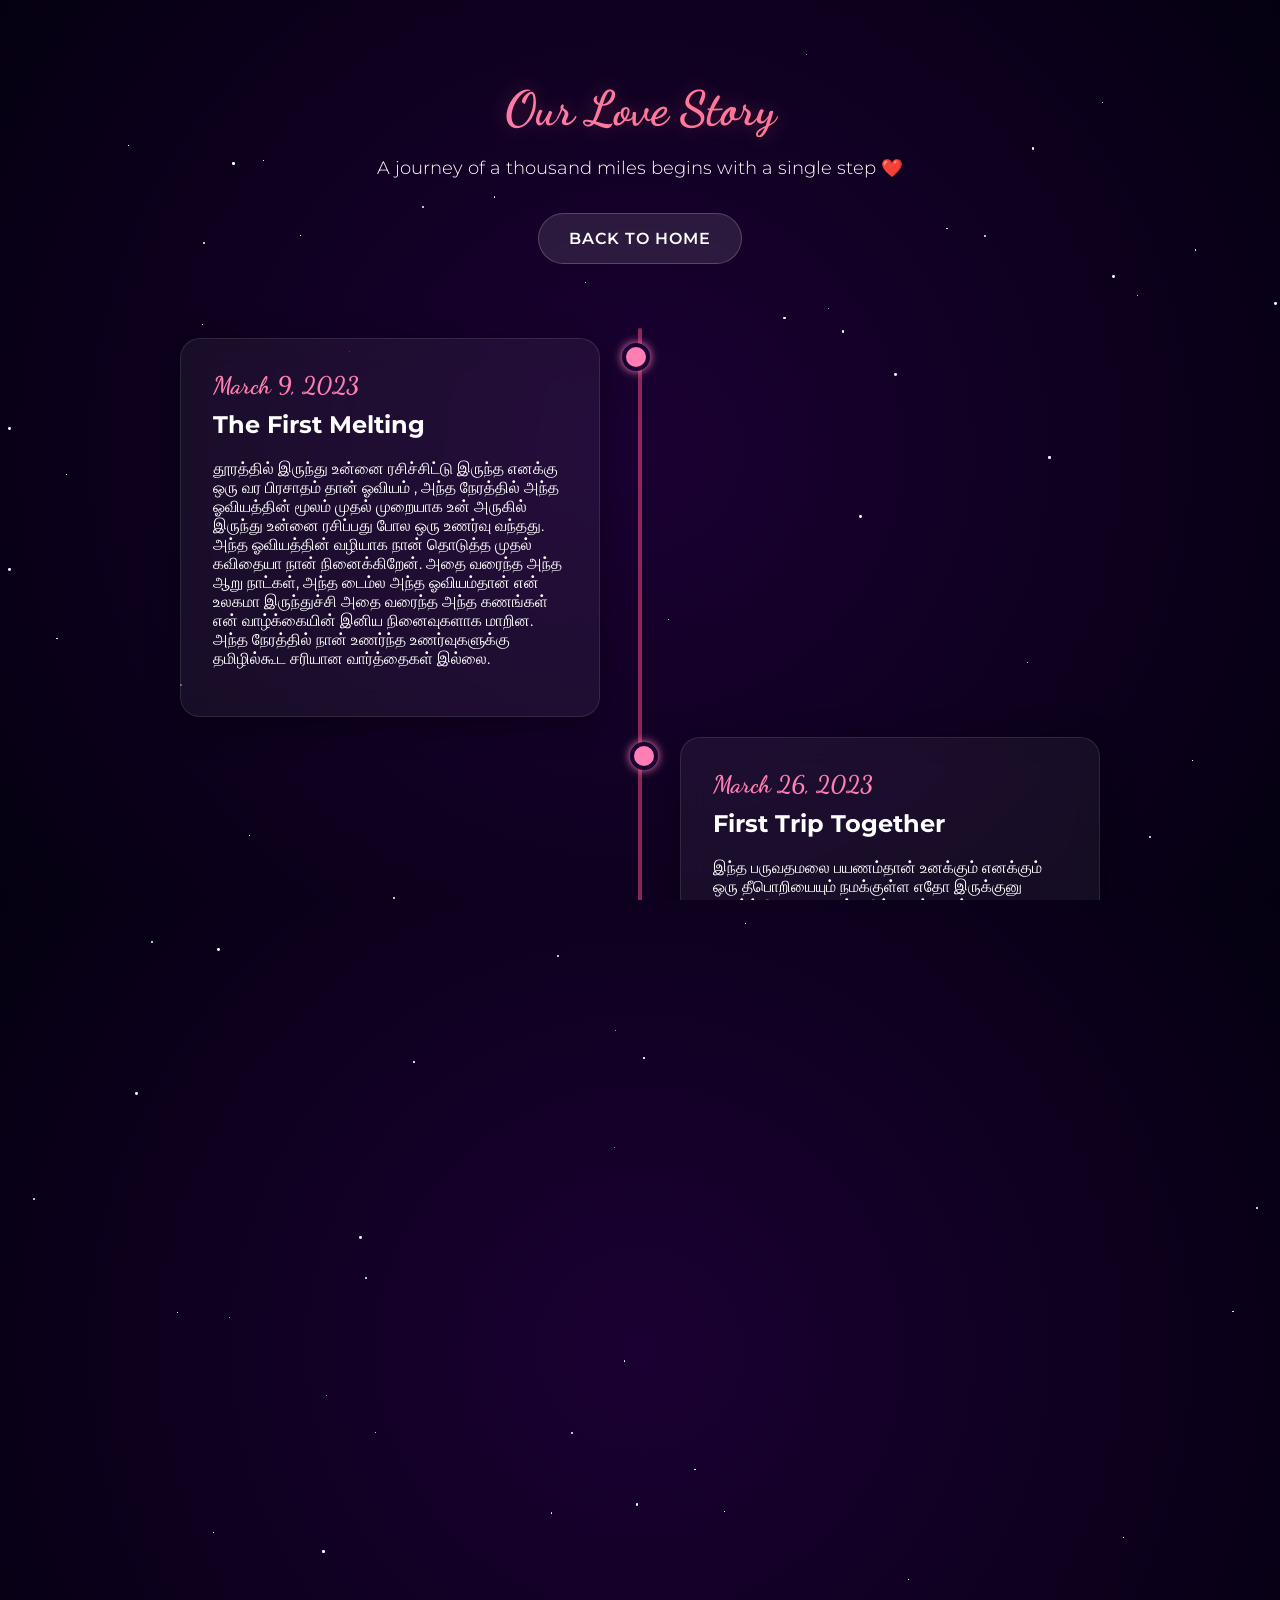
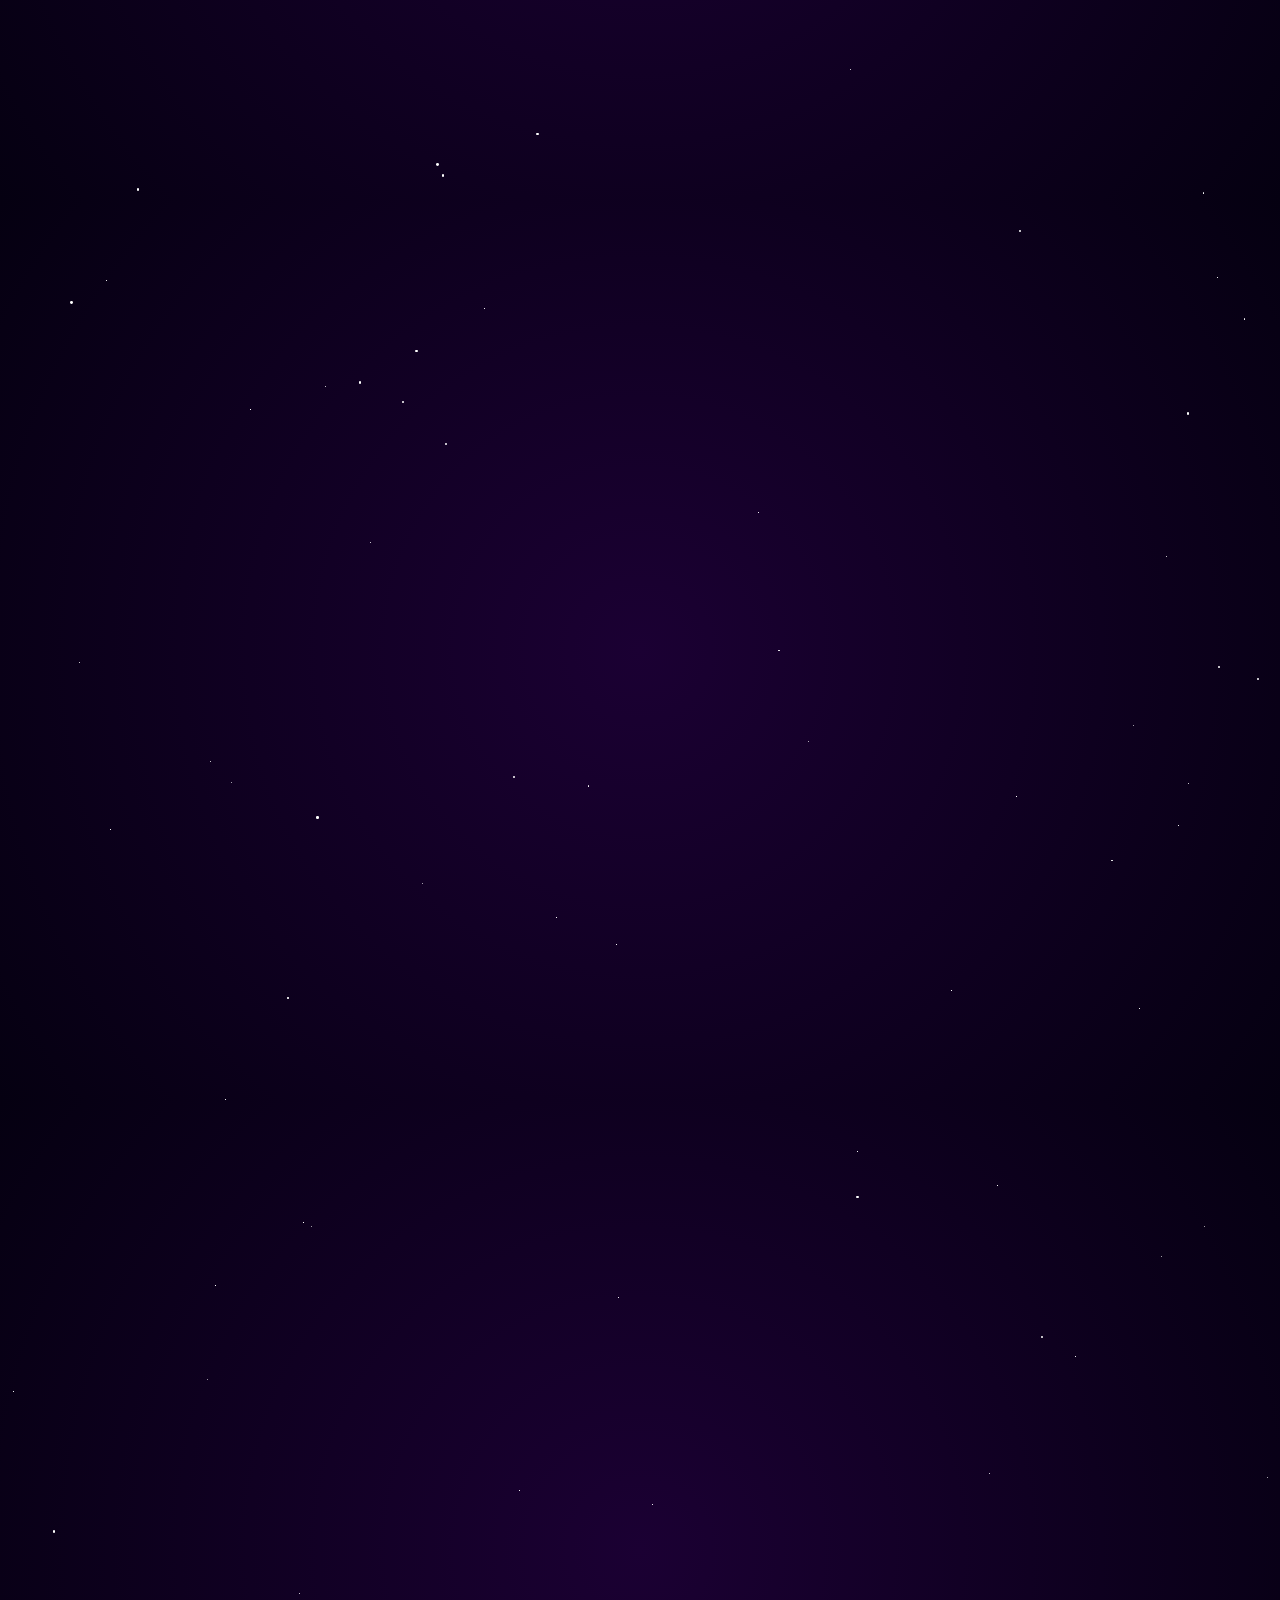
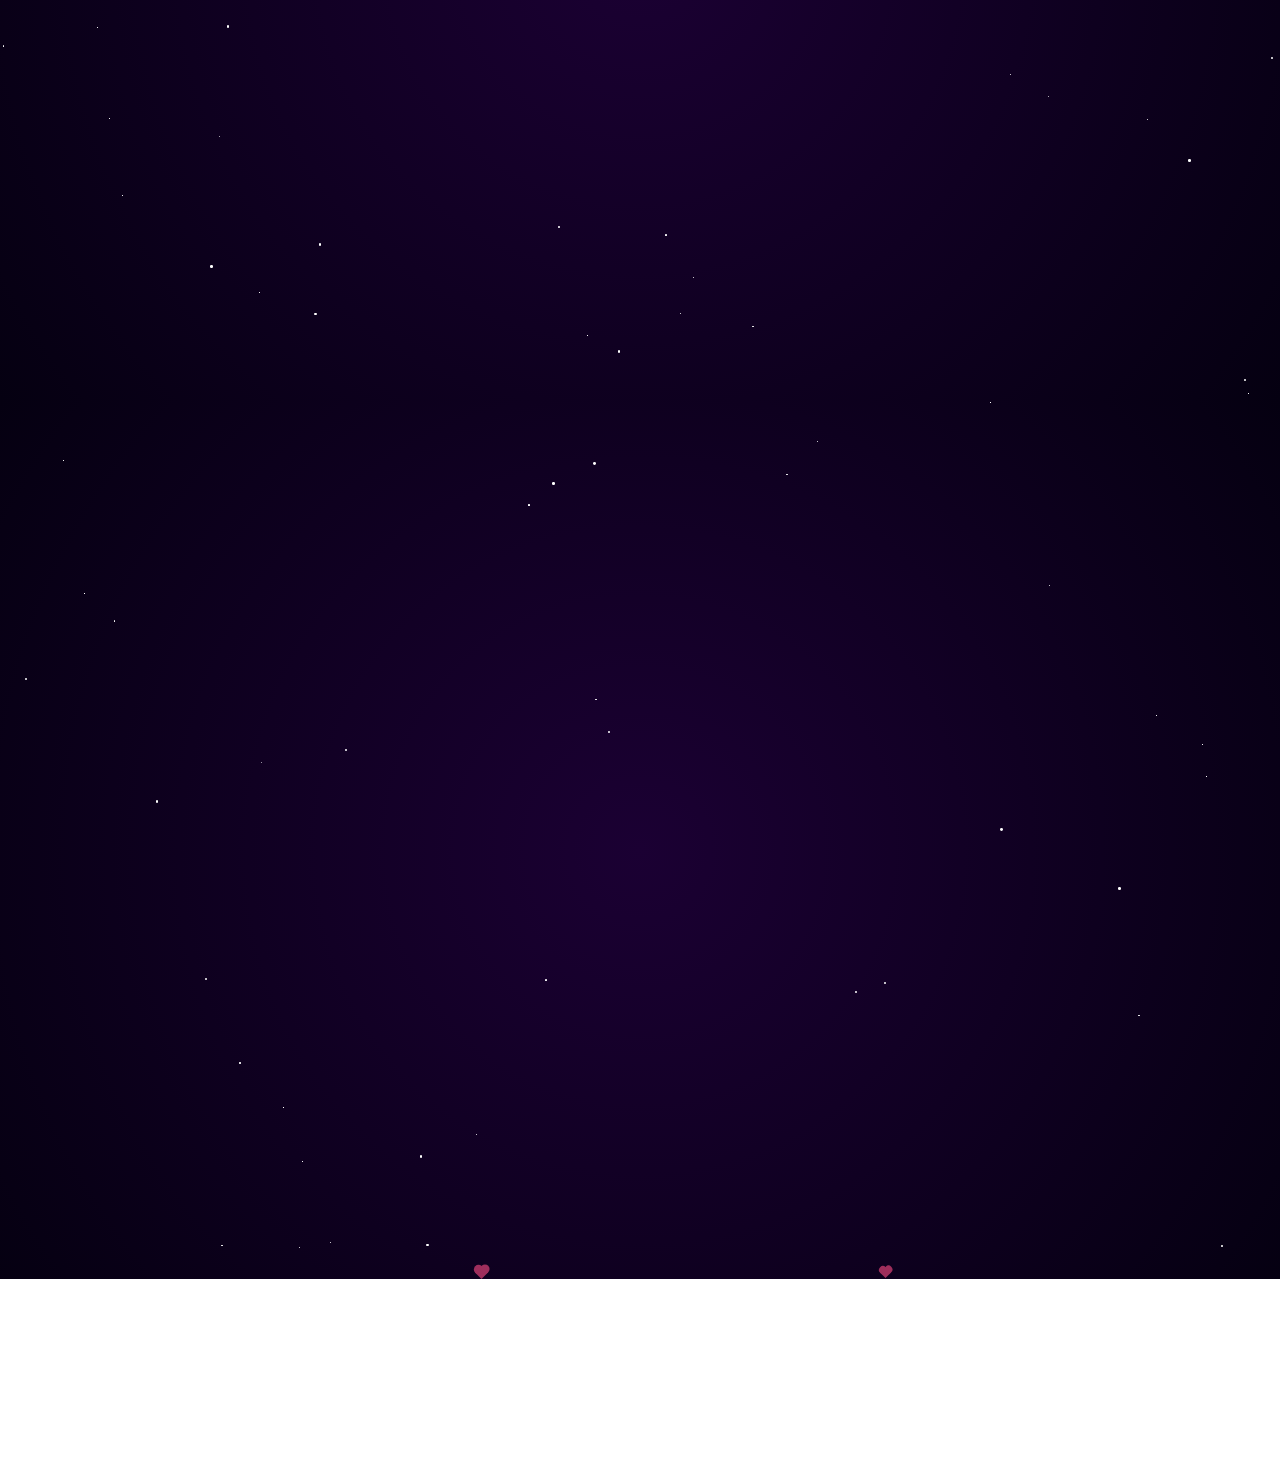
<file: story.html>
<!DOCTYPE html>
<html lang="en">
<head>
    <meta charset="UTF-8">
    <meta name="viewport" content="width=device-width, initial-scale=1.0">
    <title>Our Love Story</title>
    <link rel="stylesheet" href="style.css">
    <link href="https://fonts.googleapis.com/css2?family=Dancing+Script:wght@700&family=Montserrat:wght@300;400;600&display=swap" rel="stylesheet">
</head>
<body style="overflow-y: auto;">
    <div id="stars"></div>
    <div id="hearts-container"></div>
    
    <div class="page-container">
        <header class="page-header">
            <h1 class="title" style="font-size: 3rem;">Our Love Story</h1>
            <p class="subtitle">A journey of a thousand miles begins with a single step ❤️</p>
            <a href="index.html" class="glass-btn">Back to Home</a>
        </header>

        <section class="timeline">
            <div class="timeline-item left">
                <div class="timeline-content glass-card" style="padding: 2rem; width: auto; max-width: 400px;">
                    <h3 class="timeline-date">March 9, 2023</h3>
                    <h2>The First Melting  </h2>
                    <p>தூரத்தில் இருந்து உன்னை ரசிச்சிட்டு இருந்த எனக்கு ஒரு வர பிரசாதம் தான் ஓவியம் , அந்த நேரத்தில் அந்த ஓவியத்தின் மூலம் முதல் முறையாக உன் அருகில் இருந்து உன்னை ரசிப்பது போல ஒரு உணர்வு வந்தது. அந்த ஓவியத்தின் வழியாக நான் தொடுத்த முதல் கவிதையா நான் நினைக்கிறேன்.

                       அதை வரைந்த அந்த ஆறு நாட்கள், அந்த டைம்ல அந்த ஓவியம்தான்  என் உலகமா இருந்துச்சி  அதை வரைந்த அந்த கணங்கள் என் வாழ்க்கையின் இனிய நினைவுகளாக மாறின. அந்த நேரத்தில் நான் உணர்ந்த உணர்வுகளுக்கு தமிழில்கூட சரியான வார்த்தைகள் இல்லை.</p>
                </div>
            </div>
            
            <div class="timeline-item right">
                <div class="timeline-content glass-card" style="padding: 2rem; width: auto; max-width: 400px;">
                    <h3 class="timeline-date">March 26, 2023</h3>
                    <h2>First Trip Together</h2>
                    <p>இந்த பருவதமலை பயணம்தான் உனக்கும் எனக்கும் ஒரு தீபொறியையும் நமக்குள்ள எதோ இருக்குனு உணர்த்தியது. அதுமட்டுமில்லாமல் ரொம்ப நாளா தோனிட்ட இருந்த கேள்விக்கும் ரொம்ப நாளா எனக்குள்ள இருந்த கவிதைக்கு விடையும் உயிரும் கிடைச்ச மாறி இருந்துச்சி நான் முத தடவ என் கையை புடிச்சு நடந்த நாள். அந்த இறுக்கமான கையின் வெப்பம்தான் உனக்கு உறுதுணையாகவும் வாழ்க்கைல கடைசி வரைக்கும் உன் கூடதான் இருக்கனும் தோன வச்சிச்சு  நம்முடைய வெற்றியையும் தோல்வியும் கடைசி வரைக்கும் எல்லா உணர்வுகளையும் பறிமாறிக்கனும் நினைச்ச நாள், வாழ்க்கையில முத தடவ இவள எனக்கு கொடுத்துருனு வெளிப்படையா வேண்டுன நாளு..... அந்த நாட்களை இப்போ நினைச்சாகூட பூரிப்பு அடையவே செய்கிறேன்</p>
                </div>
            </div>

            <div class="timeline-item left">
                <div class="timeline-content glass-card" style="padding: 2rem; width: auto; max-width: 400px;">
                    <h3 class="timeline-date">March 29, 2023</h3>
                    <h2>Propose day</h2>
                    <p>என் வாழ்க்கையில மறக்கமுடியாத நாள் மாறிச்சி வாழ்க்கையில அனுபவிக்க முடியாத பதட்டமும் பயமும் இரண்டும் சேர்ந்து என்ன உணர வச்ச நாளு இல்ல வாரம் கூட சொல்லலாம் ஏன்ன உங்கிட்ட சொல்லலம்னு வந்து திரும்ப back அடிச்சது ரொம்ப கொடுரம் அதுகேத்த மாறி situation song  அப்ரம்  அந்த கவிதை சொல்லி உங்கிட்ட சொல்லிட்டன் ஆனா அதுக்கு அப்ரம் எதுவுமே நடக்காத மாறி COOL ah கெத்தா கண்ணாலயே எனக்கு OK nu பதில் சொன்ன விதம் இப்பவும் என் கண்ணுலே இருக்கு அந்த நாள் ரொம்ப மனசுக்கு நெருக்கமா மாறிடிச்சி இறக்கும் போதுக்கூட அந்த கடைசி 7 நிமிடத்தில கூட இந்த நாளின் நினைவு மட்டும்  LOOP la ஒடுற மாறிடுச்சி SUCH WONDERFUL DAY LAA ENNA FEELING UHHH   .</p>
                </div>
            </div>
            <div class="timeline-item left">
                <div class="timeline-content glass-card" style="padding: 2rem; width: auto; max-width: 400px;">
                    <h3 class="timeline-date">April 25 , 2023</h3>
                    <h2>The ring more special</h2>
                    <p>என்னோட பிறந்தநாள் உன்ன பத்தி எழுதிகிட்டே இருக்கனும் என் வாழ்நாள் லட்சியமா இந்த ஆசையும் ADD on  ஆனது என்னானா உனக்கு எப்டினா ஒரு புத்தகம் எழுதிரனும் தோனுன நாளு ,,, அன்னைக்கு bus la உன்ன பத்தி நிறைய கவிதை எழுதி உனக்கு படிச்சி காட்டும்போது அப்போ இருந்த சந்தோஷம் விவரிக்க முடியாதது..அதுக்கும் மேல எனக்கு நீ மோதிரம் மாட்டி விட்ட அப்போ அளவில்லா பூரிப்பா இருந்துச்சி..... .</p>
                </div>
            </div>
            <div class="timeline-item right">
                <div class="timeline-content glass-card" style="padding: 2rem; width: auto; max-width: 400px;">
                    <h3 class="timeline-date">May 5, 2023</h3>
                    <h2>கார்மேக கருவிழியழகி</h2>
                    <p>இந்த நாள் நம்முடைய senior kku farewell kuduthom anikku bus la varakulla முதல் தடைவையா நேர்ல உன் கண்ண ரொம்ப கிட்ட இருந்து பார்த்து ரசிச்சி photo எடுத்து கவிதை எழுதின உன் நெற்றியில் அந்த பொட்டு இருந்த விதமும் அந்த கருவிழியும் அந்த கண்மையும் என்ன குத்தி கிழிச்சுச்சு இன்னும் அந்த கண்களை பத்தி ஏதா எழுதனனும் துடிக்க வச்சிச்சு இன்னும் அந்த நினைவ retrive பன்னா கூட ரொம்ப அந்த பார்வை என் கண்ணுகுள்ளே இருக்கு அன்னைக்கு evening வரக்குல்ல முதல் தடவ ஒரு  DIARY MILK CHOCOLATE வாங்கி கொடுத்தன். இன்னும் அந்த CHOCOLATE COVER உம் அந்த நினைவும் பசுமை மாறாம அப்படியே இருக்கு ...... .</p>
                </div>
            </div>
            <div class="timeline-item right">
                <div class="timeline-content glass-card" style="padding: 2rem; width: auto; max-width: 400px;">
                    <h3 class="timeline-date">UNKOWN DATES</h3>
                    <h2>MORE SPECIAL THIS MEMENTS IN OUR LIFE </h2>
                    <p>ஒரு நாளு நாம் ICECREAM சாப்ட்டது , EXAM TIME LA சீக்கிரமா வந்து ஒட்டல ஒருத்தருக்கு மாத்தி ஒருத்தரு ஊட்டி விட்டு சாப்ட்டது ,, அர்ச்சனா ல MEET பன்னி பாவ் பஜ்ஜி சாப்ட்டது ,,, முத தடவையா என் கூட BIKE LA வந்தது VIDEO CALL அஹ் கலகல னு நீ பேசுனுது ,,,,  TRK GH ல உன் தோழிக்கு குழந்த பிறந்ததை பார்த்துட்டு உன் கூட் ரொம்ப நேரம் நடந்தே பேசிட்டு போனது,,, அஹ் இதவிடமுக்கியமா நான் ரொம்ப ரசிச்சது  ஒரு தடவ BUS LA உன்ன நெனச்சி அழுதப்ப்போ உனக்கு ரொம்ப அடிக்ட் அகிட்டன் போல ப்ரீத்தி என்னையவிட உன்ன LOVE பன்னிடீன் போல ப்ரீத்தி  NU   சொல்லகுள்ள கடைசியா BUS LA இருந்து கீழ இறங்கும்போது என் கன்னத்துல முத்தம் கொடுத்தப்போ எப்டி இருந்துச்சி தெரியுமா எப்பா இப்போ நடந்த மாறி இருக்கு அந்த FEEL ROMBA MISS PANDREAN அதுதான் எனக்கு இன்னும் எதா ரொம்ப கஷட்மா இருந்துச்சினா அத நெனச்சி பாத்துப்பேன் அப்ம் உன் LOVE MESSGAE VOICE NOTE ITHU THAN எனக்கு MEDICIANE எஹே.....இன்னும் நிறைய நிறைய இருக்கு ,,,, </p>
                </div>
            </div>
            <div class="timeline-item right">
                <div class="timeline-content glass-card" style="padding: 2rem; width: auto; max-width: 400px;">
                    <h3 class="timeline-date">April 10,2024</h3>
                    <h2>OUR FAREWELL DEF OF "COPPER STATUE"</h2>
                    <p>அன்னைக்கு நமக்கு FAREWELL இதுக்கு முன்னாடி நிறைய தடவ உன்ன புடைவையில பார்த்து இருந்தாலும் அனிக்கு உன் அல்ங்காரம் கைல போட்டு இருந்த வளையல்கள் அந்த பெரிய ஜிமிக்கி கண் மை LIKE "COPPER STATUE"புடைவையில நடக்கும் போது நீ வெக்க பட்டு ஒரு மாறி நடப்ப இல்ல அது உனக்கு சௌகரியமா இல்லையா என்னனு தெரிலா ஆனா அந்த நடை ஒரு மாறி அழகா இருக்கும் அத அன்றைக்கு தன் கவனிச்சேன்,,, அப்ரம் இதுக்கு அப்றம் இவள எப்டி இந்த மாறி பாக்ககிரது னு ரொம்ப கவலையாகவும் இருந்துச்சி ,,, அப்ரம் அனைக்கு தான் ரொம்ப யொசிச்சு அது எனக்கு நெருக்கமகவும் இருந்துச்சி அன்னைக்கு COLLEGE க்கு வர குல்லதான் LAST DAY THA நிறையா PHOTO எடுத்தோம் ஏன் நம்ம BUS LA THAN நாம PHOTO VAE எடுத்து இருக்கோம் அன்னைக்கு னு நிறைய PHOTO EDUTHOM அதுல நிறைய FAV AH மாறிச்சி இந்த பேருந்து பயணம் நம்ம வாழ்க்கையில முக்கிய்மான ROLE PANNUTHU NUU யோசிச்சேன்... அந்த நினைவுகளுலாம் ஒரு சிலது நம்ம கஷ்டமா FACE பன்னி இருந்தாலும் ரொம்பா அழகா இருக்கு இன்னைக்கும் நெருக்கமா இருக்கு ரொம்ப மிஸ் பன்றேன்,,,,,.</p>
                </div>
            </div>

            <div class="timeline-item right">
                <div class="timeline-content glass-card" style="padding: 2rem; width: auto; max-width: 400px;">
                    <h3 class="timeline-date">NOV 13,2024</h3>
                    <h2>Last Bus Travel</h2>
                    <p>அன்று நீ தேர்வு எழுத வந்த . அந்த நாள்தான் நாம இருவரும் கடைசியாக பேருந்தில் சேர்ந்து பயணம் செய்தோம்.

ஒரு பக்கம், “இவள் இந்த தேர்வை கண்டிப்பாக வெற்றி பெற வேண்டும்” என்ற ஆசை மனதில் இருந்தது.
மற்றொரு பக்கம், “இதற்குப் பிறகு இவளை எப்படி பார்க்கப் போகிறேன்? மீண்டும் இப்படியே சேர்ந்து பயணம் செய்ய முடியுமா?” என்ற எண்ணம் மனதை மிகவும் கஷ்டப்படுத்தியது.

அந்த பயணம் எனக்கு மிகவும் கனமானதும் மறக்க முடியாததும் ஆன ஒரு நினைவாக மாறிவிட்டது. அனைக்கும் உன் கைய பிடிகிரப்போ எனக்கு பயம் இருந்துசி அந்த பயம் எனக்கு இன்னும் போகல னு புரிஞ்சது </p>
                </div>
            </div>
            <div class="timeline-item right">
                <div class="timeline-content glass-card" style="padding: 2rem; width: auto; max-width: 400px;">
                    <h3 class="timeline-date">TODAY</h3>
                    <h2>Still Falling For You</h2>
                    <p>Every single day, I fall in love with you a little bit more. I cannot wait to see what the future holds for us.  பருவதமலை பயணம் முதல் கடைசி பயணம்  வரை ஒரு பதட்டம் பயம் தான் ஏன் இப்போ கூட அத உணர முடியுது கைய பிடிக்கும்போது வருகிர வியர்வையும் வெப்பமும் இன்னும் என்னால Retrive பன்ன முடியுது என் மனசுகுள்ள பசுமரத்தாணி போல் பதிஞ்சு கிடக்கு </p>
                    <p>இதே வெப்பதோடயும், இதே ஏக்கதோடையும் உனக்காகவும் உன் சிரிப்புக்கு காரணமாகவும் கடைசிவரைக்கும் இருப்பேன்...</p>
                    <p>Happy birthday! my love , enjoy your special day! </p>
                     
                    
                </div>
            </div>
            
        </section>
    </div>

    <!-- Reusing script for stars and hearts -->
    <script>
        document.addEventListener('DOMContentLoaded', () => {
            const starsContainer = document.getElementById('stars');
            // Cover full height for scrolling
            const height = Math.max(document.body.scrollHeight, window.innerHeight);
            for (let i = 0; i < 200; i++) {
                let star = document.createElement('div');
                star.classList.add('star');
                star.style.width = star.style.height = Math.random() * 3 + 'px';
                star.style.left = Math.random() * 100 + 'vw';
                star.style.top = Math.random() * height + 'px';
                star.style.animationDuration = (Math.random() * 3 + 2) + 's';
                star.style.animationDelay = (Math.random() * 2) + 's';
                starsContainer.appendChild(star);
            }
            const heartsContainer = document.getElementById('hearts-container');
            function createHeart() {
                let heart = document.createElement('div');
                heart.classList.add('heart');
                heart.style.left = Math.random() * 100 + 'vw';
                heart.style.top = height + 'px';
                heart.style.transform = `scale(${Math.random() * 0.5 + 0.5}) rotate(-45deg)`;
                heart.style.animationDuration = (Math.random() * 5 + 5) + 's';
                heartsContainer.appendChild(heart);
                setTimeout(() => heart.remove(), 10000);
            }
            setInterval(createHeart, 800);
        });
    </script>
</body>
</html>
</file>
<file: style.css>
:root {
     --primary-glow: #ff4d85;
     --secondary-glow: #a855f7;
     --glass-bg: rgba(255, 255, 255, 0.05);
     --glass-border: rgba(255, 255, 255, 0.1);
     --text-primary: #ffffff;
     --font-heading: 'Dancing Script', cursive;
     --font-body: 'Montserrat', sans-serif;
 }

 body,
 html {
     margin: 0;
     padding: 0;
     width: 100%;
     height: 100%;
     font-family: var(--font-body);
     color: var(--text-primary);
     overflow: hidden;
     background: radial-gradient(circle at center, #1b0033 0%, #050011 100%);
 }

 #stars,
 #hearts-container,
 #confetti-container {
     position: absolute;
     top: 0;
     left: 0;
     width: 100%;
     height: 100%;
     pointer-events: none;
     z-index: 0;
 }

 .screen {
     position: absolute;
     top: 0;
     left: 0;
     width: 100%;
     height: 100%;
     display: flex;
     justify-content: center;
     align-items: center;
     flex-direction: column;
     z-index: 10;
     transition: opacity 1s ease-in-out, visibility 1s ease-in-out;
 }

 .screen.hidden {
     opacity: 0;
     visibility: hidden;
     pointer-events: none;
 }

 .screen.active {
     opacity: 1;
     visibility: visible;
     pointer-events: auto;
 }

 /* Glasscard */
 .glass-card {
     background: var(--glass-bg);
     backdrop-filter: blur(15px);
     -webkit-backdrop-filter: blur(15px);
     border: 1px solid var(--glass-border);
     border-radius: 20px;
     padding: 3rem;
     box-shadow: 0 8px 32px 0 rgba(0, 0, 0, 0.37);
     max-width: 500px;
     width: 90%;
 }

 /* Typography */
 .title {
     font-family: var(--font-heading);
     font-size: 3.5rem;
     margin-bottom: 1rem;
     background: linear-gradient(45deg, #ff7eb3, #ff758c);
     -webkit-background-clip: text;
     background-clip: text;
     -webkit-text-fill-color: transparent;
     text-shadow: 0 0 20px rgba(255, 117, 140, 0.3);
 }

 .subtitle {
     font-size: 1.1rem;
     margin-bottom: 2rem;
     font-weight: 300;
     line-height: 1.5;
 }

 /* Input group */
 .input-group {
     display: flex;
     flex-direction: column;
     gap: 15px;
 }

 #password-input {
     padding: 15px 20px;
     border-radius: 30px;
     border: 1px solid rgba(255, 255, 255, 0.2);
     background: rgba(0, 0, 0, 0.2);
     color: white;
     font-family: var(--font-body);
     font-size: 1rem;
     text-align: center;
     outline: none;
     transition: all 0.3s ease;
 }

 #password-input:focus {
     border-color: var(--primary-glow);
     box-shadow: 0 0 15px rgba(255, 77, 133, 0.5);
 }

 .glow-btn,
 .glass-btn {
     padding: 15px 30px;
     border-radius: 30px;
     border: none;
     font-family: var(--font-body);
     font-weight: 600;
     font-size: 1rem;
     cursor: pointer;
     transition: all 0.3s ease;
     text-transform: uppercase;
     letter-spacing: 1px;
 }

 .glow-btn {
     background: linear-gradient(45deg, #ff4d85, #ff7a59);
     color: white;
     box-shadow: 0 0 20px rgba(255, 77, 133, 0.4);
 }

 .glow-btn:hover {
     transform: translateY(-2px);
     box-shadow: 0 0 30px rgba(255, 77, 133, 0.6);
 }

 .glass-btn {
     background: rgba(255, 255, 255, 0.1);
     color: white;
     border: 1px solid rgba(255, 255, 255, 0.2);
     backdrop-filter: blur(5px);
     text-decoration: none;
     display: inline-block;
     text-align: center;
 }

 .glass-btn:hover {
     background: rgba(255, 255, 255, 0.2);
     transform: translateY(-2px);
     box-shadow: 0 5px 15px rgba(0, 0, 0, 0.3);
 }

 #error-msg {
     color: #ff4d4d;
     margin-top: 15px;
     font-size: 0.9rem;
     animation: shake 0.5s ease-in-out;
 }

 @keyframes shake {

     0%,
     100% {
         transform: translateX(0);
     }

     25% {
         transform: translateX(-5px);
     }

     50% {
         transform: translateX(5px);
     }

     75% {
         transform: translateX(-5px);
     }
 }

 /* Surprise Section */
 #fireworks-canvas {
     position: absolute;
     top: 0;
     left: 0;
     width: 100%;
     height: 100%;
     z-index: 1;
     pointer-events: none;
 }

 .content-wrapper {
     z-index: 2;
     display: flex;
     flex-direction: column;
     align-items: center;
     gap: 40px;
     height: 100%;
     justify-content: center;
     position: relative;
 }

 /* Gift Box */
 .gift-container {
     cursor: pointer;
     position: relative;
     width: 150px;
     height: 150px;
     transition: transform 0.3s ease;
     margin-top: 20px;
 }

 .gift-container:hover {
     transform: scale(1.05);
 }

 .gift {
     width: 100%;
     height: 100%;
     position: relative;
 }

 .gift-box-body {
     width: 120px;
     height: 100px;
     background: linear-gradient(135deg, #ff4d85, #ff7a59);
     position: absolute;
     bottom: 0;
     left: 15px;
     border-radius: 5px;
     box-shadow: 0 0 30px rgba(255, 65, 108, 0.6);
 }

 .gift-lid {
     width: 130px;
     height: 30px;
     background: linear-gradient(135deg, #ff4d85, #ff7a59);
     position: absolute;
     bottom: 95px;
     left: 10px;
     border-radius: 5px;
     box-shadow: 0 5px 15px rgba(0, 0, 0, 0.4);
     transition: transform 0.8s cubic-bezier(0.175, 0.885, 0.32, 1.275);
     transform-origin: bottom right;
     z-index: 2;
 }

 /* Ribbons */
 .gift-box-body::before {
     content: '';
     position: absolute;
     width: 20px;
     height: 100%;
     background: #ffd700;
     left: 50%;
     transform: translateX(-50%);
     box-shadow: 0 0 10px rgba(255, 215, 0, 0.5);
 }

 .gift-lid::before {
     content: '';
     position: absolute;
     width: 20px;
     height: 100%;
     background: #ffd700;
     left: 50%;
     transform: translateX(-50%);
 }

 .gift-container.opened .gift-lid {
     transform: rotate(110deg) translate(20px, -20px);
     opacity: 0;
 }

 .pulse-text {
     animation: pulse 2s infinite;
     font-family: var(--font-heading);
     font-size: 1.8rem;
     margin-top: 10px;
     color: #ff7eb3;
     text-shadow: 0 0 10px rgba(255, 126, 179, 0.6);
 }

 @keyframes pulse {
     0% {
         opacity: 0.6;
         transform: scale(1);
     }

     50% {
         opacity: 1;
         transform: scale(1.05);
     }

     100% {
         opacity: 0.6;
         transform: scale(1);
     }
 }

 /* Nav Links */
 .nav-links {
     display: flex;
     gap: 15px;
     flex-wrap: wrap;
     justify-content: center;
     margin-top: 20px;
 }

 /* Modals */
 .modal {
     position: fixed;
     top: 0;
     left: 0;
     width: 100%;
     height: 100%;
     background: rgba(0, 0, 0, 0.85);
     z-index: 100;
     display: flex;
     justify-content: center;
     align-items: center;
     transition: opacity 0.5s ease, visibility 0.5s;
     backdrop-filter: blur(10px);
 }

 .modal.hidden {
     opacity: 0;
     visibility: hidden;
 }

 .modal-content {
     position: relative;
     max-width: 800px;
     width: 90%;
     max-height: 90vh;
     overflow-y: auto;
     border: 1px solid rgba(255, 126, 179, 0.3);
     box-shadow: 0 0 50px rgba(255, 77, 133, 0.2);
 }

 .close-btn {
     position: absolute;
     top: 15px;
     right: 20px;
     font-size: 2rem;
     color: white;
     cursor: pointer;
     transition: color 0.3s;
     z-index: 10;
 }

 .close-btn:hover {
     color: #ff4d85;
 }

 .media-container {
     display: flex;
     flex-direction: column;
     gap: 20px;
     align-items: center;
 }

 .video-wrapper,
 .slideshow-wrapper {
     width: 100%;
     display: flex;
     justify-content: center;
 }

 video {
     width: 100%;
     max-width: 600px;
     border-radius: 10px;
     box-shadow: 0 0 20px rgba(255, 255, 255, 0.1);
 }

 .slideshow-wrapper img {
     width: 100%;
     max-width: 600px;
     border-radius: 10px;
     box-shadow: 0 0 20px rgba(255, 255, 255, 0.1);
     transition: opacity 0.5s;
 }

 .letter-style {
     background: rgba(20, 0, 10, 0.8);
     border-radius: 15px;
     padding: 3rem;
     text-align: left;
 }

 .letter-title {
     font-family: var(--font-heading);
     color: #ff7eb3;
     font-size: 2.5rem;
     margin-bottom: 20px;
     text-align: center;
 }

 .letter-body p {
     font-size: 1.1rem;
     line-height: 1.8;
     margin-bottom: 15px;
     color: #f0f0f0;
 }

 .signature {
     font-family: var(--font-heading);
     font-size: 2.5rem;
     color: #ff7eb3;
     margin-top: 30px;
     text-align: right;
 }

 /* Countdown */
 .countdown-glass {
     background: var(--glass-bg);
     padding: 20px 40px;
     border-radius: 20px;
     border: 1px solid var(--glass-border);
     text-align: center;
     backdrop-filter: blur(10px);
     box-shadow: 0 0 20px rgba(168, 85, 247, 0.2);
 }

 .countdown-glass h3 {
     margin: 0 0 15px 0;
     font-weight: 300;
     font-size: 1.2rem;
     color: #e0e0e0;
 }

 .timer {
     display: flex;
     gap: 20px;
     font-size: 2rem;
     font-weight: 600;
     font-family: monospace;
     color: white;
     justify-content: center;
 }

 .timer div {
     display: flex;
     flex-direction: column;
     align-items: center;
     background: rgba(0, 0, 0, 0.3);
     padding: 10px;
     border-radius: 10px;
     min-width: 60px;
 }

 .timer span {
     font-size: 0.8rem;
     font-family: var(--font-body);
     font-weight: 300;
     margin-top: 5px;
     text-transform: uppercase;
     color: #ff7eb3;
 }

 /* Hearts animation */
 .heart {
     position: absolute;
     width: 15px;
     height: 15px;
     background: #ff4d85;
     transform: rotate(-45deg);
     animation: floatHeart 10s linear infinite;
     opacity: 0.6;
 }

 .heart::before,
 .heart::after {
     content: '';
     position: absolute;
     width: 15px;
     height: 15px;
     background: #ff4d85;
     border-radius: 50%;
 }

 .heart::before {
     top: -7.5px;
     left: 0;
 }

 .heart::after {
     top: 0;
     left: 7.5px;
 }

 @keyframes floatHeart {
     0% {
         transform: rotate(-45deg) translateY(0) scale(1);
         opacity: 0;
     }

     20% {
         opacity: 0.6;
     }

     80% {
         opacity: 0.6;
     }

     100% {
         transform: rotate(-45deg) translateY(-1000px) scale(0.5);
         opacity: 0;
     }
 }

 /* Stars */
 .star {
     position: absolute;
     background: white;
     border-radius: 50%;
     animation: twinkle varies infinite;
 }

 @keyframes twinkle {

     0%,
     100% {
         opacity: 0.2;
         transform: scale(0.8);
     }

     50% {
         opacity: 1;
         transform: scale(1.2);
         box-shadow: 0 0 10px rgba(255, 255, 255, 0.8);
     }
 }

 /* Responsive */
 @media (max-width: 600px) {
     .title {
         font-size: 2.5rem;
     }

     .timer {
         font-size: 1.2rem;
         gap: 10px;
     }

     .timer div {
         min-width: 50px;
         padding: 5px;
     }

     .glass-card {
         padding: 2rem;
     }

     .nav-links {
         flex-direction: column;
         width: 100%;
     }

     .glass-btn,
     .glow-btn {
         width: 100%;
         box-sizing: border-box;
         text-align: center;
     }
 }

 /* Base page container for gallery and story */
 .page-container {
     position: relative;
     z-index: 10;
     min-height: 100vh;
     padding: 3rem 1rem;
     display: flex;
     flex-direction: column;
     align-items: center;
 }

 .page-header {
     text-align: center;
     margin-bottom: 4rem;
 }

 /* Gallery Grid */
 .gallery-grid {
     display: grid;
     grid-template-columns: repeat(auto-fit, minmax(280px, 1fr));
     gap: 2rem;
     width: 100%;
     max-width: 1200px;
     padding: 0 1rem;
 }

 .photo-card {
     background: var(--glass-bg);
     border: 1px solid var(--glass-border);
     border-radius: 15px;
     overflow: hidden;
     position: relative;
     aspect-ratio: 1;
     cursor: pointer;
     box-shadow: 0 10px 30px rgba(0, 0, 0, 0.5);
 }

 .photo-card img {
     width: 100%;
     height: 100%;
     object-fit: cover;
     transition: transform 0.5s ease;
 }

 .photo-card:hover img {
     transform: scale(1.1);
 }

 .photo-overlay {
     position: absolute;
     bottom: -100%;
     left: 0;
     width: 100%;
     background: linear-gradient(transparent, rgba(255, 77, 133, 0.9));
     color: white;
     text-align: center;
     padding: 2rem 1rem 1rem 1rem;
     box-sizing: border-box;
     font-size: 1.2rem;
     font-family: var(--font-heading);
     transition: bottom 0.4s ease;
 }

 .photo-card:hover .photo-overlay {
     bottom: 0;
 }

 /* Timeline */
 .timeline {
     position: relative;
     max-width: 1000px;
     margin: 0 auto;
     width: 100%;
     padding: 0 1rem;
 }

 .timeline::after {
     content: '';
     position: absolute;
     width: 4px;
     background: rgba(255, 77, 133, 0.5);
     top: 0;
     bottom: 0;
     left: 50%;
     margin-left: -2px;
     border-radius: 2px;
 }

 .timeline-item {
     padding: 10px 40px;
     position: relative;
     background-color: inherit;
     width: 50%;
     box-sizing: border-box;
 }

 .timeline-item::after {
     content: '';
     position: absolute;
     width: 20px;
     height: 20px;
     right: -10px;
     background-color: #ff7eb3;
     border: 4px solid #1b0033;
     top: 15px;
     border-radius: 50%;
     z-index: 1;
     box-shadow: 0 0 10px #ff7eb3;
 }

 .left {
     left: 0;
 }

 .right {
     left: 50%;
 }

 .right::after {
     left: -10px;
 }

 .timeline-date {
     color: #ff7eb3;
     font-family: var(--font-heading);
     font-size: 1.5rem;
     margin-bottom: 10px;
     margin-top: 0;
 }

 .timeline-content {
     position: relative;
     border-radius: 20px;
 }

 .timeline-content h2 {
     margin-top: 0;
     font-size: 1.5rem;
 }

 @media screen and (max-width: 768px) {
     .timeline::after {
         left: 31px;
     }

     .timeline-item {
         width: 100%;
         padding-left: 70px;
         padding-right: 25px;
     }

     .timeline-item::after {
         left: 21px;
     }

     .right {
         left: 0%;
     }
 }
</file>
